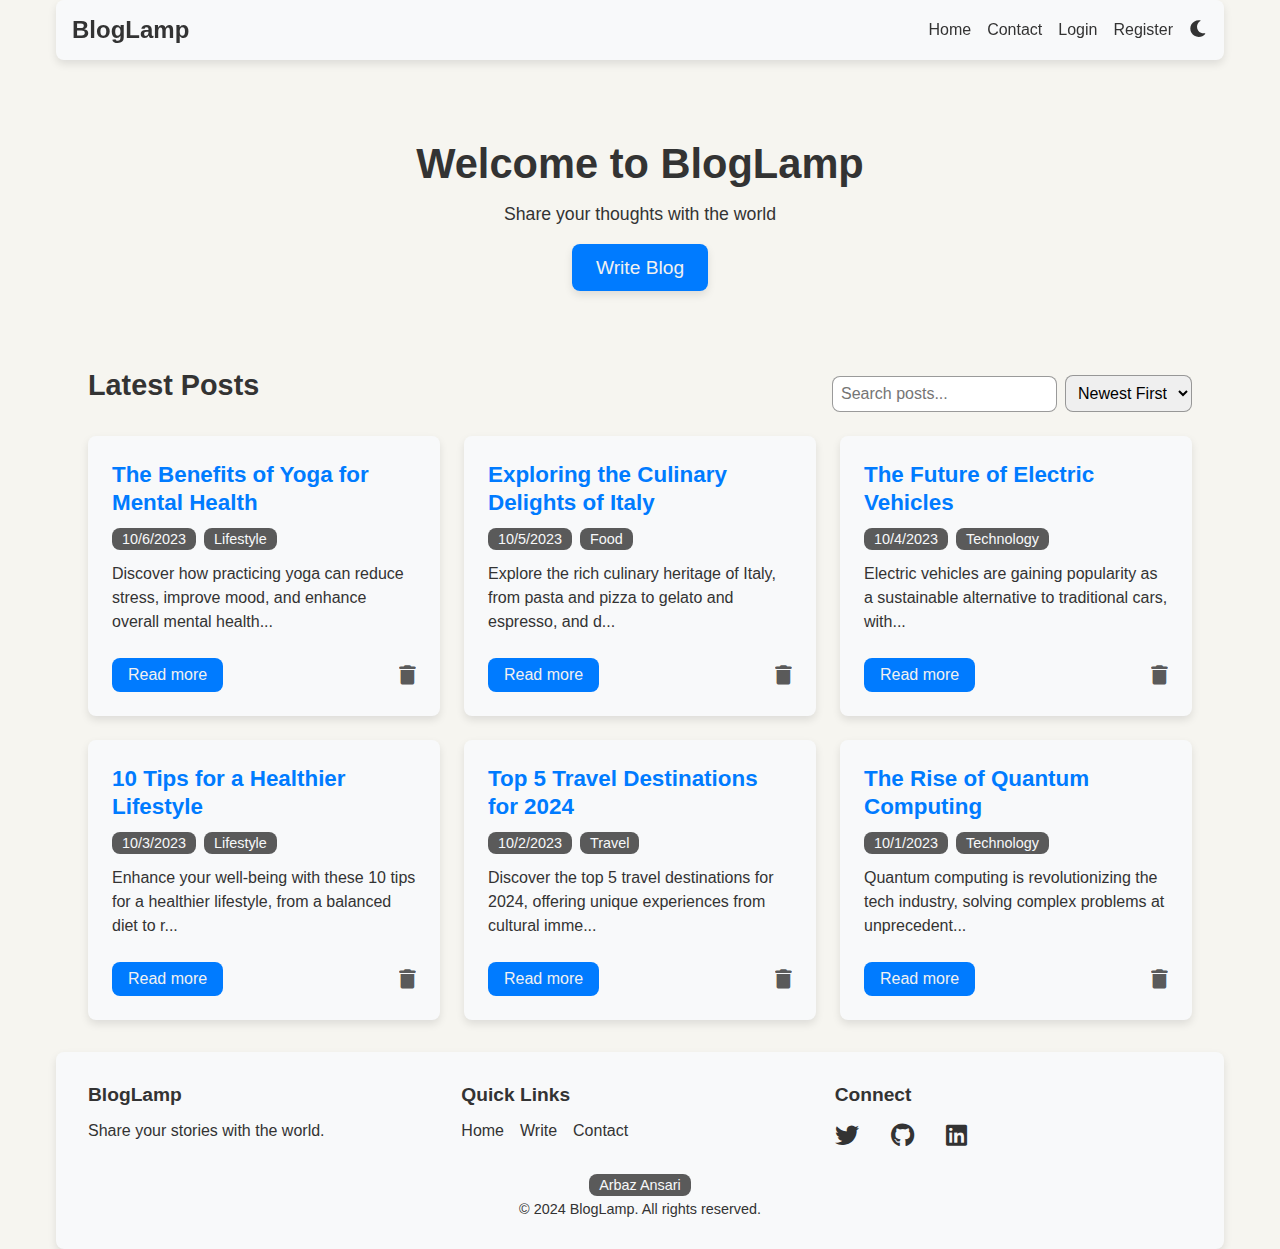
<file: index.html>
<!DOCTYPE html>
<html lang="en" data-theme="light">
    <head>
        <meta charset="UTF-8" />
        <meta name="viewport" content="width=device-width, initial-scale=1.0" />
        <meta
            name="description"
            content="BlogLamp is a platform to share your thoughts with the world."
        />
        <link
            rel="shortcut icon"
            href="./images/favicon.png"
            type="image/x-icon"
        />
        <title>Home - BlogLamp</title>
        <link rel="stylesheet" href="./style/global.css" />
        <link rel="stylesheet" href="./style/index.css" />
        <link
            rel="stylesheet"
            href="https://cdnjs.cloudflare.com/ajax/libs/font-awesome/6.0.0/css/all.min.css"
        />
    </head>
    <body>
        <div class="container">
            <nav>
                <div class="nav-container">
                    <a href="/" class="logo">BlogLamp</a>
                    <div class="hamburger">
                        <div></div>
                        <div></div>
                        <div></div>
                    </div>
                    <div class="nav-links">
                        <a href="/" class="active">Home</a>
                        <a href="/contact.html">Contact</a>
                        <a href="/write.html">Write</a>
                        <button id="theme-toggle" class="theme-toggle">
                            <i class="fas fa-moon"></i>
                        </button>
                    </div>
                </div>
            </nav>

            <header class="hero">
                <div class="hero-content">
                    <h1>Welcome to BlogLamp</h1>
                    <p>Share your thoughts with the world</p>
                    <a href="/write.html" class="main-btn">Write Blog</a>
                </div>
            </header>

            <main>
                <div class="posts-header">
                    <h2>Latest Posts</h2>
                    <div class="posts-filter">
                        <input
                            type="text"
                            id="search"
                            placeholder="Search posts..."
                        />
                        <select id="sort">
                            <option value="newest">Newest First</option>
                            <option value="oldest">Oldest First</option>
                        </select>
                    </div>
                </div>
                <div id="posts-grid"></div>
            </main>

            <footer>
                <div class="footer-content">
                    <div class="footer-section">
                        <h3>BlogLamp</h3>
                        <p>Share your stories with the world.</p>
                    </div>
                    <div class="footer-section">
                        <h3>Quick Links</h3>
                        <div class="footer-links">
                            <a href="/">Home</a>
                            <a href="/write.html">Write</a>
                            <a href="/contact.html">Contact</a>
                        </div>
                    </div>
                    <div class="footer-section">
                        <h3>Connect</h3>
                        <div class="social-links">
                            <a
                                href="https://www.x.com/erarbazansari"
                                target="_blank"
                                ><i class="fab fa-twitter"></i
                            ></a>
                            <a
                                href="https://www.github.com/erarbazansari"
                                target="_blank"
                                ><i class="fab fa-github"></i
                            ></a>
                            <a
                                href="https://www.linkedin.com/in/erarbazansari"
                                target="_blank"
                                ><i class="fab fa-linkedin"></i
                            ></a>
                        </div>
                    </div>
                </div>
                <div class="footer-bottom">
                    <a href="http://arbazansari.vercel.app" target="_blank"
                        >Arbaz Ansari</a
                    >
                    <p>&copy; 2024 BlogLamp. All rights reserved.</p>
                </div>
            </footer>
        </div>
        <script src="js/main.js"></script>
        <script src="js/theme.js"></script>
    </body>
</html>
</file>
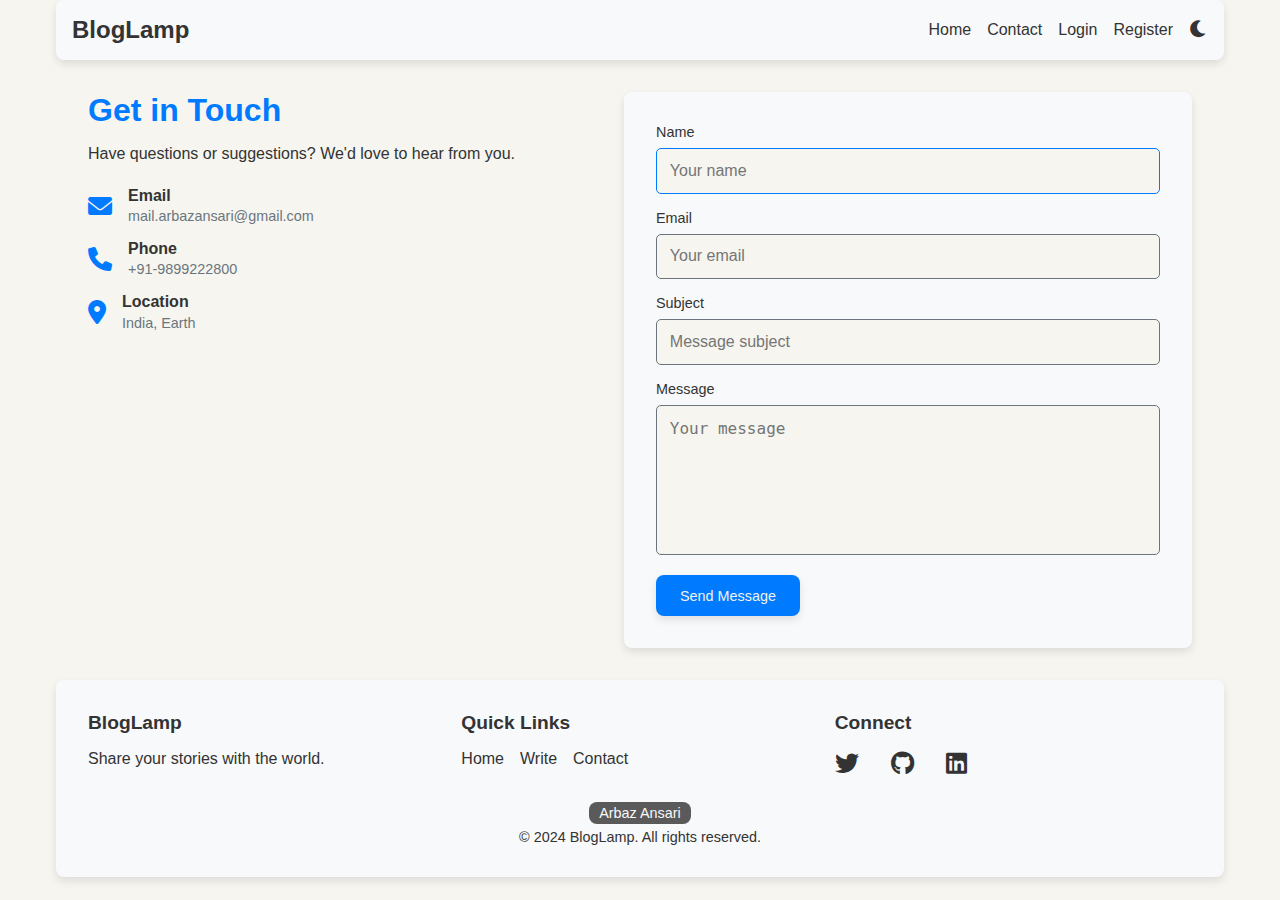
<file: contact.html>
<!DOCTYPE html>
<html lang="en" data-theme="light">
    <head>
        <meta charset="UTF-8" />
        <meta name="viewport" content="width=device-width, initial-scale=1.0" />
        <title>Contact - BlogLamp</title>
        <link rel="stylesheet" href="./style/global.css" />
        <link rel="stylesheet" href="./style/contact.css" />
        <link
            rel="stylesheet"
            href="https://cdnjs.cloudflare.com/ajax/libs/font-awesome/6.0.0/css/all.min.css"
        />
    </head>
    <body>
        <div class="container">
            <nav>
                <div class="nav-container">
                    <a href="/" class="logo">BlogLamp</a>
                    <div class="nav-links">
                        <a href="/">Home</a>
                        <a href="/write.html">Write</a>
                        <a href="/contact.html" class="active">Contact</a>
                        <button id="theme-toggle" class="theme-toggle">
                            <i class="fas fa-moon"></i>
                        </button>
                    </div>
                </div>
            </nav>

            <main>
                <div class="contact-container">
                    <div class="contact-info">
                        <h1>Get in Touch</h1>
                        <p>
                            Have questions or suggestions? We'd love to hear
                            from you.
                        </p>

                        <div class="contact-methods">
                            <div class="contact-method">
                                <i class="fas fa-envelope"></i>
                                <div>
                                    <h3>Email</h3>
                                    <p>mail.arbazansari@gmail.com</p>
                                </div>
                            </div>
                            <div class="contact-method">
                                <i class="fas fa-phone"></i>
                                <div>
                                    <h3>Phone</h3>
                                    <p>+91-9899222800</p>
                                </div>
                            </div>
                            <div class="contact-method">
                                <i class="fas fa-location-dot"></i>
                                <div>
                                    <h3>Location</h3>
                                    <p>India, Earth</p>
                                </div>
                            </div>
                        </div>
                    </div>

                    <form class="contact-form">
                        <div class="form-group">
                            <label for="name">Name</label>
                            <input
                                type="text"
                                id="name"
                                required
                                placeholder="Your name"
                                autofocus
                            />
                        </div>
                        <div class="form-group">
                            <label for="email">Email</label>
                            <input
                                type="email"
                                id="email"
                                required
                                placeholder="Your email"
                            />
                        </div>
                        <div class="form-group">
                            <label for="subject">Subject</label>
                            <input
                                type="text"
                                id="subject"
                                required
                                placeholder="Message subject"
                            />
                        </div>
                        <div class="form-group">
                            <label for="message">Message</label>
                            <textarea
                                id="message"
                                required
                                placeholder="Your message"
                            ></textarea>
                        </div>
                        <button type="submit" class="main-btn">
                            Send Message
                        </button>
                    </form>
                </div>
            </main>

            <footer>
                <div class="footer-content">
                    <div class="footer-section">
                        <h3>BlogLamp</h3>
                        <p>Share your stories with the world.</p>
                    </div>
                    <div class="footer-section">
                        <h3>Quick Links</h3>
                        <div class="footer-links">
                            <a href="/">Home</a>
                            <a href="/write.html">Write</a>
                            <a href="/contact.html">Contact</a>
                        </div>
                    </div>
                    <div class="footer-section">
                        <h3>Connect</h3>
                        <div class="social-links">
                            <a
                                href="https://www.x.com/erarbazansari"
                                target="_blank"
                                ><i class="fab fa-twitter"></i
                            ></a>
                            <a
                                href="https://www.github.com/erarbazansari"
                                target="_blank"
                                ><i class="fab fa-github"></i
                            ></a>
                            <a
                                href="https://www.linkedin.com/in/erarbazansari"
                                target="_blank"
                                ><i class="fab fa-linkedin"></i
                            ></a>
                        </div>
                    </div>
                </div>
                <div class="footer-bottom">
                    <a href="http://arbazansari.vercel.app" target="_blank"
                        >Arbaz Ansari</a
                    >
                    <p>&copy; 2024 BlogLamp. All rights reserved.</p>
                </div>
            </footer>
        </div>
        <script src="js/theme.js"></script>
        <script src="js/contact.js"></script>
    </body>
</html>
</file>
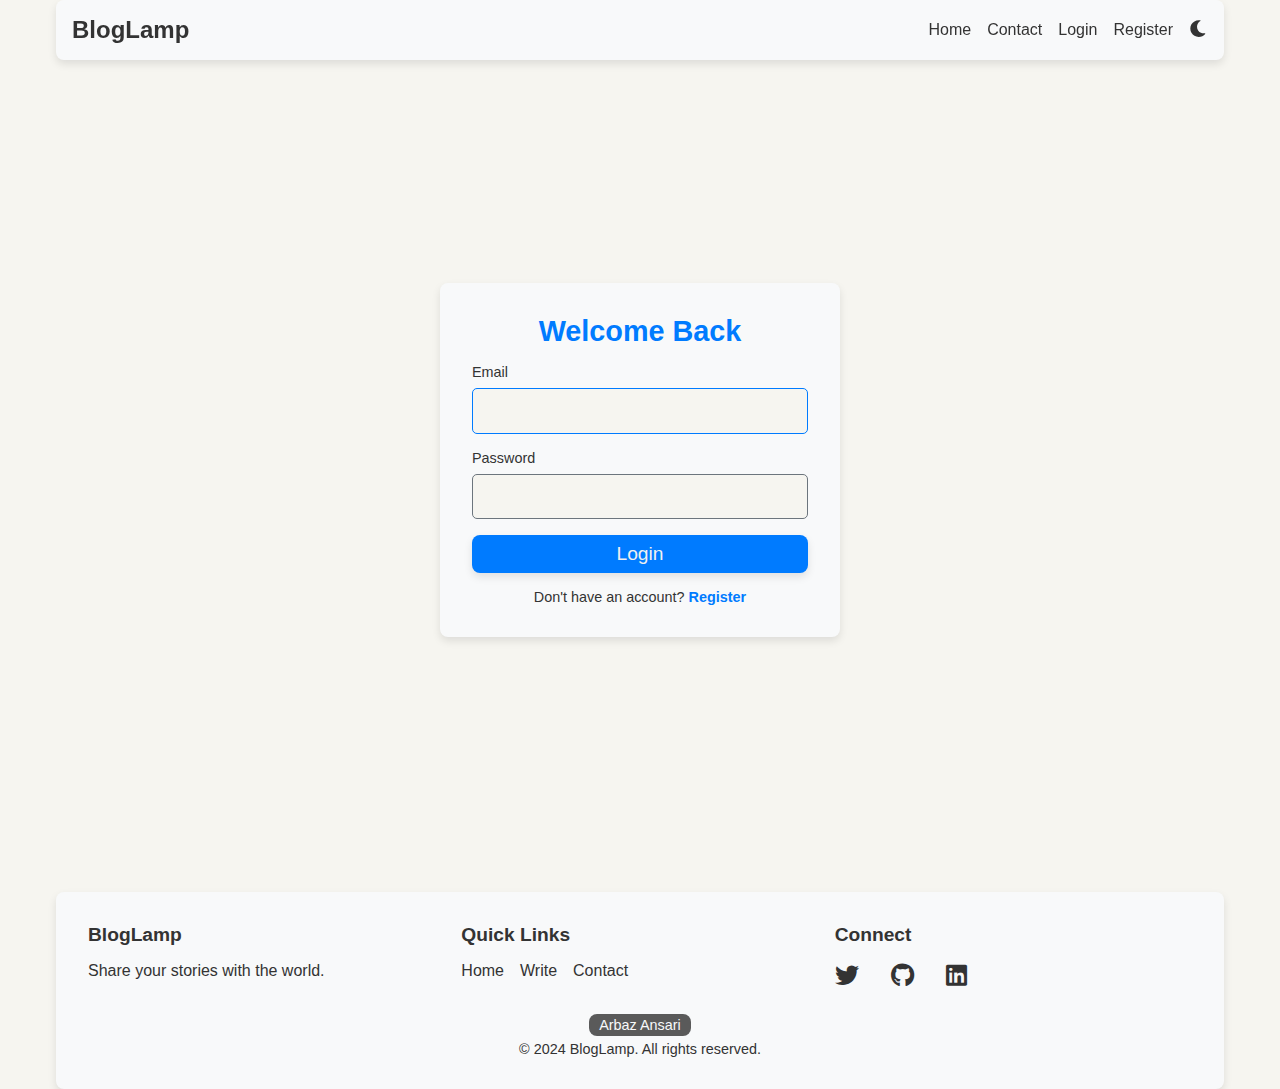
<file: login.html>
<!DOCTYPE html>
<html lang="en" data-theme="light">
    <head>
        <meta charset="UTF-8" />
        <meta name="viewport" content="width=device-width, initial-scale=1.0" />
        <title>Login - BlogLamp</title>
        <link rel="stylesheet" href="./style/global.css" />
        <link rel="stylesheet" href="./style/login.css" />
        <link
            rel="stylesheet"
            href="https://cdnjs.cloudflare.com/ajax/libs/font-awesome/6.0.0/css/all.min.css"
        />
    </head>
    <body>
        <div class="container">
            <nav>
                <div class="nav-container">
                    <a href="/" class="logo">BlogLamp</a>
                    <div class="nav-links">
                        <a href="/">Home</a>
                        <a href="/login.html" class="active">Login</a>
                        <a href="/register.html">Register</a>
                        <button id="theme-toggle" class="theme-toggle">
                            <i class="fas fa-moon"></i>
                        </button>
                    </div>
                </div>
            </nav>

            <main>
                <div class="auth-container">
                    <div class="auth-box">
                        <h1>Welcome Back</h1>
                        <form id="login-form" class="auth-form">
                            <div class="form-group">
                                <label for="email">Email</label>
                                <input
                                    type="email"
                                    id="email"
                                    required
                                    autofocus
                                />
                            </div>
                            <div class="form-group">
                                <label for="password">Password</label>
                                <input type="password" id="password" required />
                            </div>
                            <button type="submit" class="main-btn">
                                Login
                            </button>
                        </form>
                        <p class="auth-redirect">
                            Don't have an account?
                            <a href="/register.html">Register</a>
                        </p>
                    </div>
                </div>
            </main>

            <footer>
                <div class="footer-content">
                    <div class="footer-section">
                        <h3>BlogLamp</h3>
                        <p>Share your stories with the world.</p>
                    </div>
                    <div class="footer-section">
                        <h3>Quick Links</h3>
                        <div class="footer-links">
                            <a href="/">Home</a>
                            <a href="/write.html">Write</a>
                            <a href="/contact.html">Contact</a>
                        </div>
                    </div>
                    <div class="footer-section">
                        <h3>Connect</h3>
                        <div class="social-links">
                            <a
                                href="https://www.x.com/erarbazansari"
                                target="_blank"
                                ><i class="fab fa-twitter"></i
                            ></a>
                            <a
                                href="https://www.github.com/erarbazansari"
                                target="_blank"
                                ><i class="fab fa-github"></i
                            ></a>
                            <a
                                href="https://www.linkedin.com/in/erarbazansari"
                                target="_blank"
                                ><i class="fab fa-linkedin"></i
                            ></a>
                        </div>
                    </div>
                </div>
                <div class="footer-bottom">
                    <a href="http://arbazansari.vercel.app" target="_blank"
                        >Arbaz Ansari</a
                    >
                    <p>&copy; 2024 BlogLamp. All rights reserved.</p>
                </div>
            </footer>
        </div>
        <script src="js/theme.js"></script>
        <script src="js/auth.js"></script>
    </body>
</html>
</file>
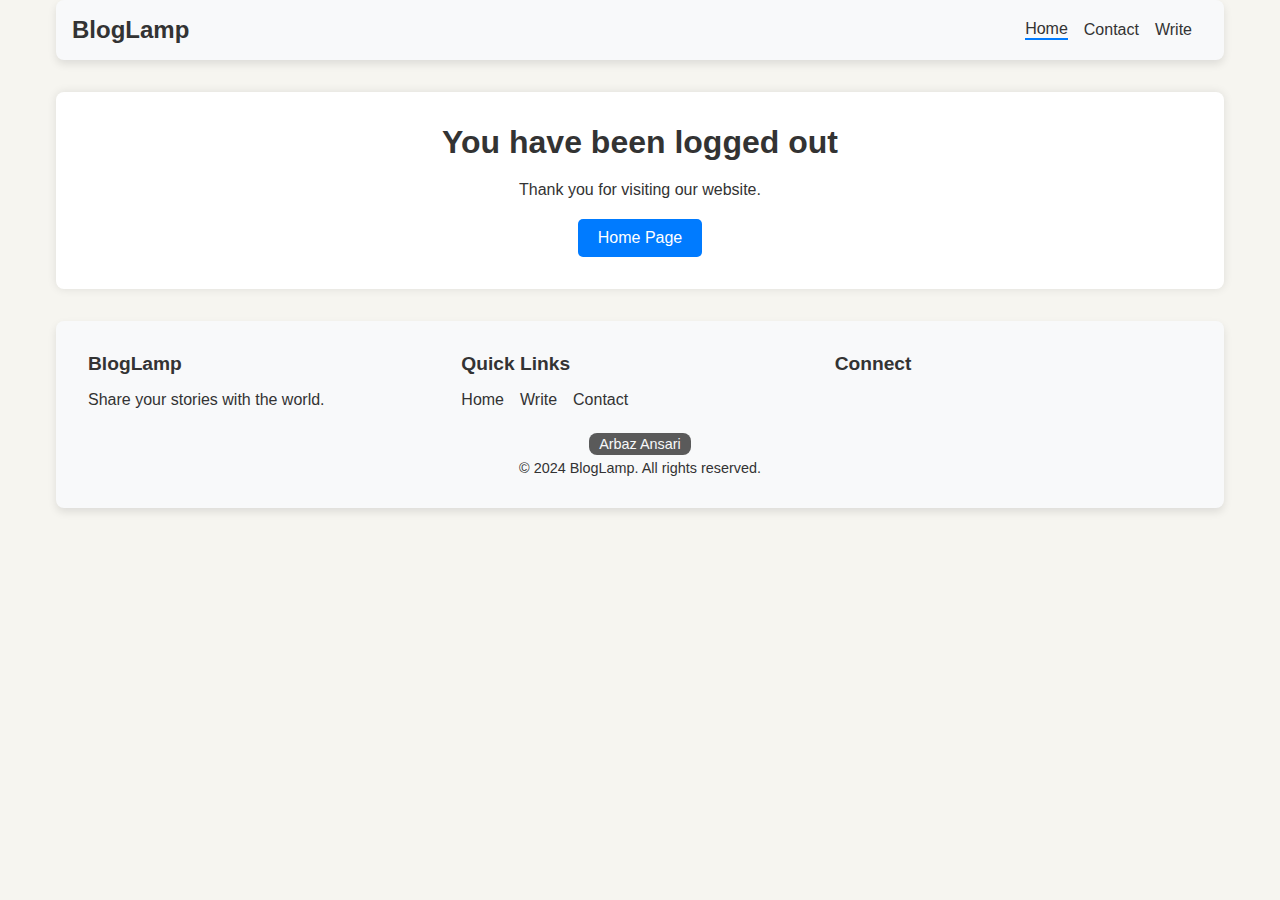
<file: logout.html>
<!DOCTYPE html>
<html lang="en">
    <head>
        <meta charset="UTF-8" />
        <meta name="viewport" content="width=device-width, initial-scale=1.0" />
        <title>Logout - BlogLamp</title>
        <link rel="stylesheet" href="./style/global.css" />
        <style>
            .logout-container {
                text-align: center;
                background: #fff;
                padding: 20px;
                margin: 2rem auto;
                padding: 2rem;
                border-radius: 8px;
                box-shadow: 0 0 10px rgba(0, 0, 0, 0.1);
            }

            @media (max-width: 768px) {
                .logout-container {
                    margin: 0 1rem;
                }
            }
            .logout-container h1 {
                margin-bottom: 20px;
            }
            .logout-container a {
                display: inline-block;
                margin-top: 20px;
                padding: 10px 20px;
                background-color: #007bff;
                color: #fff;
                text-decoration: none;
                border-radius: 5px;
            }
            .logout-container a:hover {
                background-color: #0056b3;
            }
        </style>
    </head>
    <body>
        <div class="container">
            <nav>
                <div class="nav-container">
                    <a href="/" class="logo">BlogLamp</a>
                    <div class="hamburger">
                        <div></div>
                        <div></div>
                        <div></div>
                    </div>
                    <div class="nav-links">
                        <a href="/" class="active">Home</a>
                        <a href="/contact.html">Contact</a>
                        <a href="/write.html">Write</a>
                        <button id="theme-toggle" class="theme-toggle">
                            <i class="fas fa-moon"></i>
                        </button>
                    </div>
                </div>
            </nav>
            <main>
                <div class="logout-container">
                    <h1>You have been logged out</h1>
                    <p>Thank you for visiting our website.</p>
                    <a href="./index.html">Home Page</a>
                </div>
            </main>
            <footer>
                <div class="footer-content">
                    <div class="footer-section">
                        <h3>BlogLamp</h3>
                        <p>Share your stories with the world.</p>
                    </div>
                    <div class="footer-section">
                        <h3>Quick Links</h3>
                        <div class="footer-links">
                            <a href="/">Home</a>
                            <a href="/write.html">Write</a>
                            <a href="/contact.html">Contact</a>
                        </div>
                    </div>
                    <div class="footer-section">
                        <h3>Connect</h3>
                        <div class="social-links">
                            <a
                                href="https://www.x.com/erarbazansari"
                                target="_blank"
                                ><i class="fab fa-twitter"></i
                            ></a>
                            <a
                                href="https://www.github.com/erarbazansari"
                                target="_blank"
                                ><i class="fab fa-github"></i
                            ></a>
                            <a
                                href="https://www.linkedin.com/in/erarbazansari"
                                target="_blank"
                                ><i class="fab fa-linkedin"></i
                            ></a>
                        </div>
                    </div>
                </div>
                <div class="footer-bottom">
                    <a href="http://arbazansari.vercel.app" target="_blank"
                        >Arbaz Ansari</a
                    >
                    <p>&copy; 2024 BlogLamp. All rights reserved.</p>
                </div>
            </footer>
        </div>
    </body>
</html>
</file>
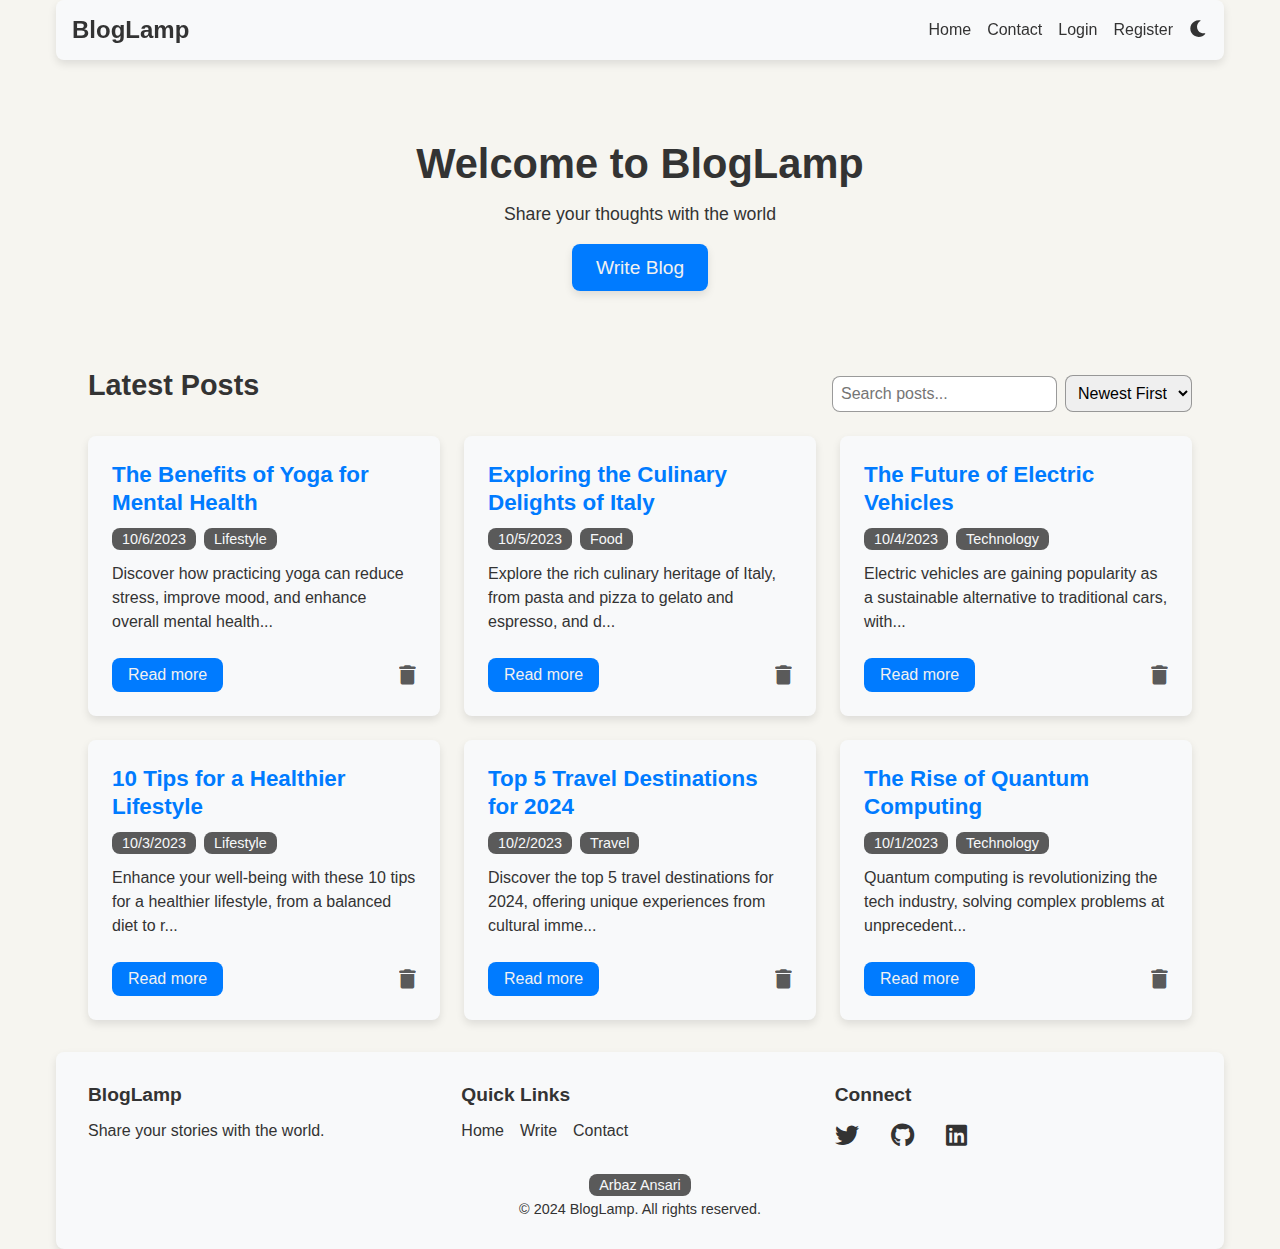
<file: post.html>
<!DOCTYPE html>
<html lang="en" data-theme="light">
    <head>
        <meta charset="UTF-8" />
        <meta name="viewport" content="width=device-width, initial-scale=1.0" />
        <title>Blog Post - BlogLamp</title>
        <link rel="stylesheet" href="./style/global.css" />
        <link rel="stylesheet" href="./style/post.css" />
        <link
            rel="stylesheet"
            href="https://cdnjs.cloudflare.com/ajax/libs/font-awesome/6.0.0/css/all.min.css"
        />
    </head>
    <body>
        <div class="container">
            <nav>
                <div class="nav-container">
                    <a href="/" class="logo">BlogLamp</a>
                    <div class="nav-links">
                        <a href="/">Home</a>
                        <a href="/write.html">Write</a>
                        <a href="/contact.html">Contact</a>
                        <button id="theme-toggle" class="theme-toggle">
                            <i class="fas fa-moon"></i>
                        </button>
                    </div>
                </div>
            </nav>

            <main>
                <div class="main-container">
                    <article class="blog-post">
                        <div class="post-header">
                            <h1 id="post-title"></h1>
                            <div class="post-meta">
                                <time id="post-date"></time>
                                <span
                                    id="post-category"
                                    class="post-category"
                                ></span>
                            </div>
                        </div>
                        <div id="post-content" class="post-content"></div>
                    </article>
                    <div class="back-btn">
                        <button
                            class="main-btn"
                            onclick="window.location.href = '/';"
                        >
                            Back
                        </button>
                    </div>
                </div>
            </main>

            <footer>
                <div class="footer-content">
                    <div class="footer-section">
                        <h3>BlogLamp</h3>
                        <p>Share your stories with the world.</p>
                    </div>
                    <div class="footer-section">
                        <h3>Quick Links</h3>
                        <div class="footer-links">
                            <a href="/">Home</a>
                            <a href="/write.html">Write</a>
                            <a href="/contact.html">Contact</a>
                        </div>
                    </div>
                    <div class="footer-section">
                        <h3>Connect</h3>
                        <div class="social-links">
                            <a
                                href="https://www.x.com/erarbazansari"
                                target="_blank"
                                ><i class="fab fa-twitter"></i
                            ></a>
                            <a
                                href="https://www.github.com/erarbazansari"
                                target="_blank"
                                ><i class="fab fa-github"></i
                            ></a>
                            <a
                                href="https://www.linkedin.com/in/erarbazansari"
                                target="_blank"
                                ><i class="fab fa-linkedin"></i
                            ></a>
                        </div>
                    </div>
                </div>
                <div class="footer-bottom">
                    <a href="http://arbazansari.vercel.app" target="_blank"
                        >Arbaz Ansari</a
                    >
                    <p>&copy; 2024 BlogLamp. All rights reserved.</p>
                </div>
            </footer>
        </div>
        <script src="js/theme.js"></script>
        <script src="js/post.js"></script>
    </body>
</html>
</file>
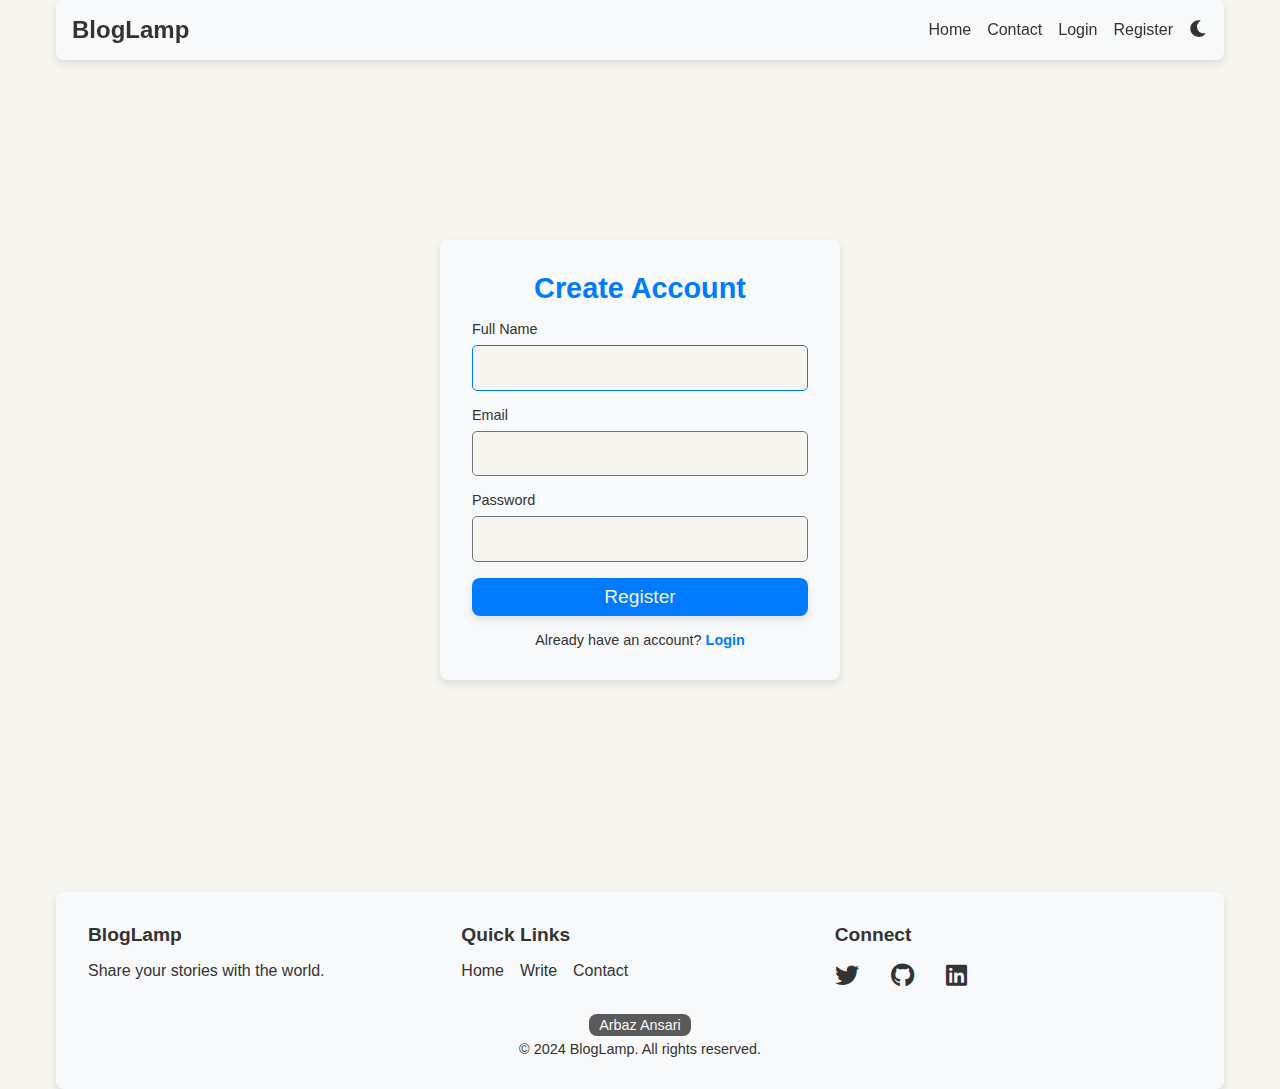
<file: register.html>
<!DOCTYPE html>
<html lang="en" data-theme="light">
    <head>
        <meta charset="UTF-8" />
        <meta name="viewport" content="width=device-width, initial-scale=1.0" />
        <title>Register - BlogLamp</title>
        <link rel="stylesheet" href="./style/global.css" />
        <link rel="stylesheet" href="./style/register.css" />
        <link
            rel="stylesheet"
            href="https://cdnjs.cloudflare.com/ajax/libs/font-awesome/6.0.0/css/all.min.css"
        />
    </head>
    <body>
        <div class="container">
            <nav>
                <div class="nav-container">
                    <a href="/" class="logo">BlogLamp</a>
                    <div class="nav-links">
                        <a href="/">Home</a>
                        <a href="/login.html">Login</a>
                        <a href="/register.html" class="active">Register</a>
                        <button id="theme-toggle" class="theme-toggle">
                            <i class="fas fa-moon"></i>
                        </button>
                    </div>
                </div>
            </nav>

            <main>
                <div class="auth-container">
                    <div class="auth-box">
                        <h1>Create Account</h1>
                        <form id="register-form" class="auth-form">
                            <div class="form-group">
                                <label for="name">Full Name</label>
                                <input
                                    type="text"
                                    id="name"
                                    required
                                    autofocus
                                />
                            </div>
                            <div class="form-group">
                                <label for="email">Email</label>
                                <input type="email" id="email" required />
                            </div>
                            <div class="form-group">
                                <label for="password">Password</label>
                                <input
                                    type="password"
                                    id="password"
                                    required
                                    minlength="6"
                                />
                            </div>
                            <button type="submit" class="main-btn">
                                Register
                            </button>
                        </form>
                        <p class="auth-redirect">
                            Already have an account?
                            <a href="/login.html">Login</a>
                        </p>
                    </div>
                </div>
            </main>

            <footer>
                <div class="footer-content">
                    <div class="footer-section">
                        <h3>BlogLamp</h3>
                        <p>Share your stories with the world.</p>
                    </div>
                    <div class="footer-section">
                        <h3>Quick Links</h3>
                        <div class="footer-links">
                            <a href="/">Home</a>
                            <a href="/write.html">Write</a>
                            <a href="/contact.html">Contact</a>
                        </div>
                    </div>
                    <div class="footer-section">
                        <h3>Connect</h3>
                        <div class="social-links">
                            <a
                                href="https://www.x.com/erarbazansari"
                                target="_blank"
                                ><i class="fab fa-twitter"></i
                            ></a>
                            <a
                                href="https://www.github.com/erarbazansari"
                                target="_blank"
                                ><i class="fab fa-github"></i
                            ></a>
                            <a
                                href="https://www.linkedin.com/in/erarbazansari"
                                target="_blank"
                                ><i class="fab fa-linkedin"></i
                            ></a>
                        </div>
                    </div>
                </div>
                <div class="footer-bottom">
                    <a href="http://arbazansari.vercel.app" target="_blank"
                        >Arbaz Ansari</a
                    >
                    <p>&copy; 2024 BlogLamp. All rights reserved.</p>
                </div>
            </footer>
        </div>
        <script src="js/theme.js"></script>
        <script src="js/auth.js"></script>
    </body>
</html>
</file>
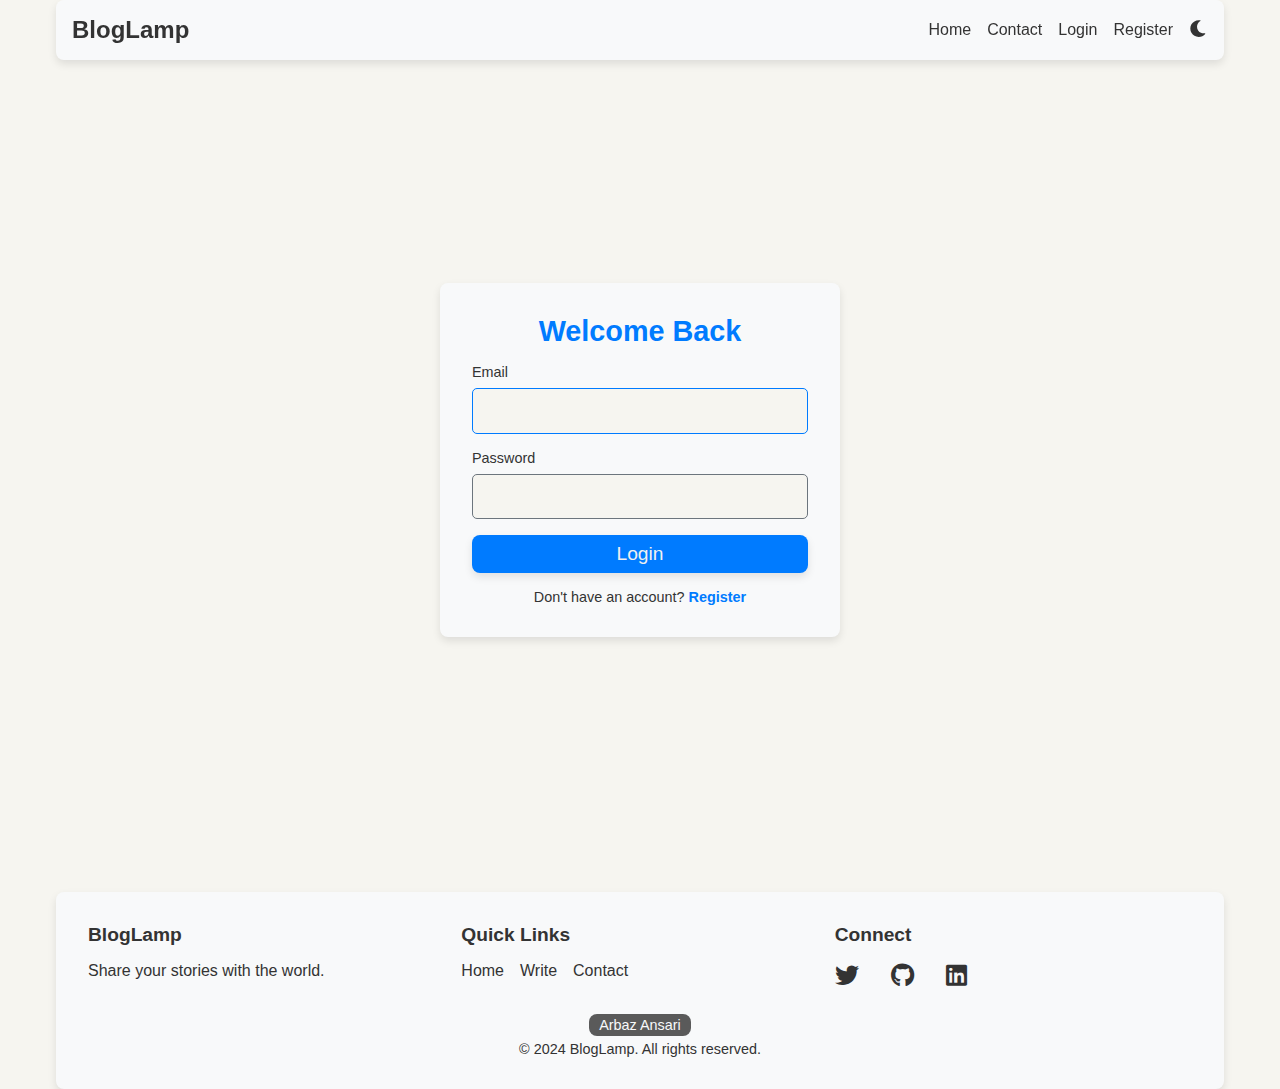
<file: write.html>
<!DOCTYPE html>
<html lang="en" data-theme="light">
    <head>
        <meta charset="UTF-8" />
        <meta name="viewport" content="width=device-width, initial-scale=1.0" />
        <title>Write Blog - BlogLamp</title>
        <link rel="stylesheet" href="./style/global.css" />
        <link rel="stylesheet" href="./style/write.css" />
        <link
            rel="stylesheet"
            href="https://cdnjs.cloudflare.com/ajax/libs/font-awesome/6.0.0/css/all.min.css"
        />
    </head>
    <body>
        <div class="container">
            <nav>
                <div class="nav-container">
                    <a href="/" class="logo">BlogLamp</a>
                    <div class="nav-links">
                        <a href="/">Home</a>
                        <a href="/write.html" class="active">Write</a>
                        <a href="/contact.html">Contact</a>
                        <button id="theme-toggle" class="theme-toggle">
                            <i class="fas fa-moon"></i>
                        </button>
                    </div>
                </div>
            </nav>

            <main>
                <div class="editor-container">
                    <h1>Create New Post</h1>
                    <form id="post-form">
                        <div class="form-group">
                            <label for="title">Title</label>
                            <input
                                type="text"
                                id="title"
                                required
                                autofocus
                                placeholder="Enter your post title"
                            />
                        </div>

                        <div class="form-group">
                            <label for="category">Category</label>
                            <select id="category" required>
                                <option value="">Select a category</option>
                                <option value="technology">Technology</option>
                                <option value="lifestyle">Lifestyle</option>
                                <option value="travel">Travel</option>
                                <option value="food">Food</option>
                            </select>
                        </div>

                        <div class="form-group">
                            <label>Content</label>
                            <div class="editor-toolbar">
                                <button
                                    type="button"
                                    data-command="bold"
                                    title="Bold"
                                >
                                    <i class="fas fa-bold"></i>
                                </button>
                                <button
                                    type="button"
                                    data-command="italic"
                                    title="Italic"
                                >
                                    <i class="fas fa-italic"></i>
                                </button>
                                <button
                                    type="button"
                                    data-command="underline"
                                    title="Underline"
                                >
                                    <i class="fas fa-underline"></i>
                                </button>
                                <button
                                    type="button"
                                    data-command="h1"
                                    title="Heading 1"
                                >
                                    H1
                                </button>
                                <button
                                    type="button"
                                    data-command="h2"
                                    title="Heading 2"
                                >
                                    H2
                                </button>
                                <button
                                    type="button"
                                    data-command="insertUnorderedList"
                                    title="Bullet List"
                                >
                                    <i class="fas fa-list"></i>
                                </button>
                            </div>
                            <div id="editor" contenteditable="true"></div>
                        </div>

                        <div class="form-actions">
                            <button type="submit" class="main-btn">
                                Publish
                            </button>
                        </div>
                    </form>
                </div>
            </main>

            <footer>
                <div class="footer-content">
                    <div class="footer-section">
                        <h3>BlogLamp</h3>
                        <p>Share your stories with the world.</p>
                    </div>
                    <div class="footer-section">
                        <h3>Quick Links</h3>
                        <div class="footer-links">
                            <a href="/">Home</a>
                            <a href="/write.html">Write</a>
                            <a href="/contact.html">Contact</a>
                        </div>
                    </div>
                    <div class="footer-section">
                        <h3>Connect</h3>
                        <div class="social-links">
                            <a
                                href="https://www.x.com/erarbazansari"
                                target="_blank"
                                ><i class="fab fa-twitter"></i
                            ></a>
                            <a
                                href="https://www.github.com/erarbazansari"
                                target="_blank"
                                ><i class="fab fa-github"></i
                            ></a>
                            <a
                                href="https://www.linkedin.com/in/erarbazansari"
                                target="_blank"
                                ><i class="fab fa-linkedin"></i
                            ></a>
                        </div>
                    </div>
                </div>
                <div class="footer-bottom">
                    <a href="http://arbazansari.vercel.app" target="_blank"
                        >Arbaz Ansari</a
                    >
                    <p>&copy; 2024 BlogLamp. All rights reserved.</p>
                </div>
            </footer>
        </div>
        <script src="js/theme.js"></script>
        <script src="js/editor.js"></script>
    </body>
</html>
</file>
<file: style/index.css>
/* Hero Section Start*/
.hero {
    color: var(--text-color);
    text-align: center;
    padding: 5rem 1rem;
}

.hero-content h1 {
    font-size: 2.6rem;
    margin-bottom: 1rem;
}

.hero-content p {
    font-size: 1.105rem;
    margin-bottom: 2rem;
}

main {
    padding: 0 2rem;
}

@media (max-width: 768px) {
    main {
        padding: 0 1rem;
    }

}

.main-btn {
    background-color: var(--primary-color);
    border-radius: var(--radius);
    box-shadow: 0 4px 8px rgba(0, 0, 0, 0.1);
    transition: transform 0.3s;
    color: var(--text-color-reverse);
    padding: 0.8rem 1.5rem;
    text-decoration: none;
    font-size: 1.2rem;
    border: none;
    border-radius: var(--radius);
    transition: all 0.3s;
}

.main-btn:hover {
    background-color: var(--text-color);
    color: var(--light-bg);
}

/* Hero Section End*/


/* Main Content Start */
.posts-header {
    display: flex;
    justify-content: space-between;
    align-items: center;
    margin-bottom: 1.5rem;
    flex-wrap: wrap;
}

.post-link {
    color: var(--text-color);
}

.posts-header h2 {
    font-size: 1.8rem;
    color: var(--text-color);
}

.posts-filter {
    display: flex;
    align-items: center;
    margin-top: 1rem;
}

.posts-filter input,
.posts-filter select {
    font-size: 1rem;
    padding: 0.5rem;
    border: 1px solid rgba(128, 128, 128, 0.793);
    border-radius: var(--radius);
    margin-left: 0.5rem;
}

.post-footer {
    display: flex;
    justify-content: space-between;
    align-items: center;
    margin-top: 1.5rem;
}

.hidden {
    display: none;
}

/* Responsive Styles */
@media (max-width: 768px) {
    .posts-header {
        flex-direction: column;
        align-items: flex-start;
    }

    .posts-filter {
        width: 100%;
        justify-content: space-between;
    }

    .posts-filter input,
    .posts-filter select {
        width: calc(50% - 0.5rem);
        margin-left: 0;
        margin-top: 0.5rem;
    }
}

#posts-grid {
    display: grid;
    grid-template-columns: repeat(auto-fit, minmax(300px, 1fr));
    gap: 1.5rem;
}

.post-footer {
    justify-content: space-between;
    align-items: center;
    margin-top: 1.5rem;
}

.post-card-content:hover .post-footer {
    display: flex;
}

.post-footer .btn {
    background-color: var(--primary-color);
    color: var(--text-color-reverse);
    padding: 0.5rem 1rem;
    border-radius: var(--radius);
    text-decoration: none;
    transition: background-color 0.3s;
}

.post-footer .btn:hover {
    background-color: var(--secondary-color);
}

.post-footer .delete-post {
    color: var(--text-color);
    cursor: pointer;
    transition: color 0.3s;
    opacity: 0.8;
    font-size: 1.2rem;
}

.post-footer .delete-post:hover {
    opacity: 1;
}

.post-card {
    background-color: var(--light-bg);
    padding: 1.5rem;
    border-radius: var(--radius);
    box-shadow: 0 4px 8px rgba(0, 0, 0, 0.1);
    transition: transform 0.3s;
}

.post-card:hover {
    transform: translateY(-8px);
}

.post-card-content .post-title {
    margin-bottom: 0.75rem;
}

.post-card-content .post-title a {
    font-size: 1.4rem;
    color: var(--primary-color);
    margin-bottom: 0.75rem;
    text-decoration: none;
    transition: color 0.3s;
}

.post-card-content .post-meta {
    font-size: .9rem;
    color: var(--secondary-color);
    margin-bottom: 0.75rem;
    transition: color 0.3s;
}

.post-meta {
    display: flex;
    gap: 8px;
}

.post-meta time,
span {
    background-color: var(--text-color);
    color: var(--light-bg);
    padding: 3px 10px;
    opacity: .8;
    border-radius: var(--radius);
}

.post-card-content p {
    font-size: 1rem;
    color: var(--text-color);
    margin-bottom: 1.25rem;
    line-height: 1.5;
    transition: color 0.3s;
}

/* Main Content End */
</file>
<file: style/contact.css>
/* Main Content */
.blog-post {
    background-color: var(--light-bg);
    padding: 2rem;
    border-radius: 8px;
    box-shadow: 0 4px 8px rgba(0, 0, 0, 0.1);
}

main,
header {
    padding: 0 2rem;
}

@media (max-width: 768px) {

    main,
    header {
        padding: 0 1rem;
    }



}

.post-header {
    margin-bottom: 2rem;
}

.post-header h1 {
    font-size: 2.5rem;
    color: var(--primary-color);
    margin-bottom: 0.5rem;
}

.post-meta {
    font-size: 0.9rem;
    color: var(--secondary-color);
}

.post-meta time {
    margin-right: 1rem;
}

.post-category {
    background-color: var(--accent-color);
    color: #fff;
    padding: 0.2rem 0.5rem;
    border-radius: 5px;
    font-size: 0.8rem;
}

.post-content {
    line-height: 1.8;
    font-size: 1rem;
    color: var(--text-color);
}

.post-content p {
    margin-bottom: 1rem;
}

.post-content img {
    max-width: 100%;
    border-radius: 8px;
    margin: 1rem 0;
}

.post-content blockquote {
    margin: 1.5rem 0;
    padding: 1rem;
    background-color: var(--light-bg);
    border-left: 4px solid var(--primary-color);
    font-style: italic;
}

.post-content ul,
.post-content ol {
    margin: 1rem 0;
    padding-left: 1.5rem;
}

.post-content ul li,
.post-content ol li {
    margin-bottom: 0.5rem;
}

/* Contact Page */
.contact-container {
    display: flex;
    flex-wrap: wrap;
    gap: 2rem;
    margin-top: 2rem;
}

.contact-info {
    flex: 1;
    min-width: 300px;
}

.contact-info h1 {
    font-size: 2rem;
    color: var(--primary-color);
    margin-bottom: 1rem;
}

.contact-methods {
    margin-top: 1.5rem;
}

.contact-method {
    display: flex;
    align-items: center;
    margin-bottom: 1rem;
}

.contact-method i {
    font-size: 1.5rem;
    color: var(--primary-color);
    margin-right: 1rem;
}

.contact-method h3 {
    font-size: 1rem;
    margin-bottom: 0.2rem;
}

.contact-method p {
    font-size: 0.9rem;
    color: var(--secondary-color);
}

.contact-form {
    flex: 1;
    min-width: 300px;
    background-color: var(--light-bg);
    padding: 2rem;
    border-radius: 8px;
    box-shadow: 0 4px 8px rgba(0, 0, 0, 0.1);
}

.contact-form .form-group {
    margin-bottom: 1rem;
}

.contact-form label {
    display: block;
    margin-bottom: 0.5rem;
    font-size: 0.9rem;
    color: var(--text-color);
}

.contact-form input,
.contact-form textarea {
    width: 100%;
    padding: 0.8rem;
    border: 1px solid var(--secondary-color);
    border-radius: 5px;
    font-size: 1rem;
    color: var(--text-color);
    background-color: var(--bg-color);
    transition: border-color 0.3s;
}

.contact-form input:focus,
.contact-form textarea:focus {
    border-color: var(--primary-color);
    outline: none;
}

.contact-form textarea {
    resize: none;
    height: 150px;
}

.main-btn {
    background-color: var(--primary-color);
    border-radius: var(--radius);
    box-shadow: 0 4px 8px rgba(0, 0, 0, 0.1);
    transition: transform 0.3s;
    color: var(--text-color-reverse);
    padding: 0.8rem 1.5rem;
    text-decoration: none;
    font-size: .9rem;
    border: none;
    border-radius: var(--radius);
    transition: all 0.3s;
    cursor: pointer;
}

.main-btn:hover {
    background-color: var(--text-color);
    color: var(--light-bg);
}
</file>
<file: style/login.css>
/* Login Page */
.auth-container {
    display: flex;
    justify-content: center;
    align-items: center;
    height: calc(100vh - 100px);
    padding: 1rem;
}

.auth-box {
    width: 100%;
    max-width: 400px;
    background-color: var(--light-bg);
    padding: 2rem;
    border-radius: 8px;
    box-shadow: 0 4px 8px rgba(0, 0, 0, 0.1);
}

.auth-box h1 {
    font-size: 1.8rem;
    color: var(--primary-color);
    margin-bottom: 1rem;
    text-align: center;
}

.auth-form .form-group {
    margin-bottom: 1rem;
}

.auth-form label {
    display: block;
    margin-bottom: 0.5rem;
    font-size: 0.9rem;
    color: var(--text-color);
}

.auth-form input {
    width: 100%;
    padding: 0.8rem;
    border: 1px solid var(--secondary-color);
    border-radius: 5px;
    font-size: 1rem;
    color: var(--text-color);
    background-color: var(--bg-color);
    transition: border-color 0.3s;
}

.auth-form input:focus {
    border-color: var(--primary-color);
    outline: none;
}

.primary-btn.w-full {
    width: 100%;
    display: inline-block;
    background-color: var(--primary-color);
    color: #fff;
    padding: 0.8rem 1.5rem;
    font-size: 1rem;
    border: none;
    border-radius: 5px;
    cursor: pointer;
    transition: background-color 0.3s;
}

.primary-btn.w-full:hover {
    background-color: darken(var(--primary-color), 10%);
}

.auth-redirect {
    text-align: center;
    margin-top: 1rem;
    font-size: 0.9rem;
}

.auth-redirect a {
    color: var(--primary-color);
    text-decoration: none;
    font-weight: bold;
    transition: color 0.3s;
}

.auth-redirect a:hover {
    color: darken(var(--primary-color), 10%);
}

.main-btn {
    background-color: var(--primary-color);
    border-radius: var(--radius);
    box-shadow: 0 4px 8px rgba(0, 0, 0, 0.1);
    transition: transform 0.3s;
    color: var(--text-color-reverse);
    padding: 0.5rem 1.5rem;
    width: 100%;
    cursor: pointer;
    border: none;
    text-decoration: none;
    font-size: 1.2rem;
    border-radius: var(--radius);
    transition: all 0.3s;
}

.main-btn:hover {
    background-color: var(--text-color);
    color: var(--light-bg);
}
</file>
<file: style/post.css>
/* Main Content */
.main-container {
    padding: 0 2rem;
}

.blog-post {
    margin-top: 2rem;
    background-color: var(--light-bg);
    padding: 2rem;
    border-radius: 8px;
    box-shadow: 0 4px 8px rgba(0, 0, 0, 0.1);
}

@media (max-width: 768px) {
    .main-container {
        padding: 0 1rem;
    }

}

.post-header {
    margin-bottom: 2rem;
}

.post-header h1 {
    font-size: 2.5rem;
    color: var(--text-color);
    margin-bottom: 0.5rem;
}

.post-meta {
    font-size: 0.9rem;
    color: var(--secondary-color);
}

.post-meta time,
span {
    background-color: gray;
    color: #fff;
    padding: 0.2rem 0.5rem;
    border-radius: 5px;
    font-size: 0.8rem;
}


.post-content {
    line-height: 1.8;
    font-size: 1rem;
    color: var(--text-color);
}

.post-content p {
    margin-bottom: 1rem;
    width: 100%;
}

.post-content img {
    max-width: 100%;
    border-radius: 8px;
    margin: 1rem 0;
}

.post-content blockquote {
    margin: 1.5rem 0;
    padding: 1rem;
    background-color: var(--light-bg);
    border-left: 4px solid var(--primary-color);
    font-style: italic;
}

.post-content ul,
.post-content ol {
    margin: 1rem 0;
    padding-left: 1.5rem;
}

.post-content ul li,
.post-content ol li {
    margin-bottom: 0.5rem;
}

.main-btn {
    margin-top: 2rem;
    background-color: var(--primary-color);
    border-radius: var(--radius);
    box-shadow: 0 4px 8px rgba(0, 0, 0, 0.1);
    transition: transform 0.3s;
    color: var(--text-color-reverse);
    padding: 0.5rem 1.5rem;
    cursor: pointer;
    border: none;
    text-decoration: none;
    font-size: 1.2rem;
    border-radius: var(--radius);
    transition: all 0.3s;
}

.main-btn:hover {
    background-color: var(--text-color);
    color: var(--light-bg);
}

.back-btn {
    display: flex;
    justify-content: center;
}
</file>
<file: style/register.css>
/* Main Content */
.blog-post {
    background-color: var(--light-bg);
    padding: 2rem;
    border-radius: 8px;
    box-shadow: 0 4px 8px rgba(0, 0, 0, 0.1);
}

.post-header {
    margin-bottom: 2rem;
}

.post-header h1 {
    font-size: 2.5rem;
    color: var(--primary-color);
    margin-bottom: 0.5rem;
}

.post-meta {
    font-size: 0.9rem;
    color: var(--secondary-color);
}

.post-meta time {
    margin-right: 1rem;
}

.post-category {
    background-color: var(--accent-color);
    color: #fff;
    padding: 0.2rem 0.5rem;
    border-radius: 5px;
    font-size: 0.8rem;
}

.post-content {
    line-height: 1.8;
    font-size: 1rem;
    color: var(--text-color);
}

.post-content p {
    margin-bottom: 1rem;
}

.post-content img {
    max-width: 100%;
    border-radius: 8px;
    margin: 1rem 0;
}

.post-content blockquote {
    margin: 1.5rem 0;
    padding: 1rem;
    background-color: var(--light-bg);
    border-left: 4px solid var(--primary-color);
    font-style: italic;
}

.post-content ul,
.post-content ol {
    margin: 1rem 0;
    padding-left: 1.5rem;
}

.post-content ul li,
.post-content ol li {
    margin-bottom: 0.5rem;
}

/* Register Page */
.auth-container {
    display: flex;
    justify-content: center;
    align-items: center;
    height: calc(100vh - 100px);
    padding: 1rem;
}

.auth-box {
    width: 100%;
    max-width: 400px;
    background-color: var(--light-bg);
    padding: 2rem;
    border-radius: 8px;
    box-shadow: 0 4px 8px rgba(0, 0, 0, 0.1);
}

.auth-box h1 {
    font-size: 1.8rem;
    color: var(--primary-color);
    margin-bottom: 1rem;
    text-align: center;
}

.auth-form .form-group {
    margin-bottom: 1rem;
}

.auth-form label {
    display: block;
    margin-bottom: 0.5rem;
    font-size: 0.9rem;
    color: var(--text-color);
}

.auth-form input {
    width: 100%;
    padding: 0.8rem;
    border: 1px solid var(--secondary-color);
    border-radius: 5px;
    font-size: 1rem;
    color: var(--text-color);
    background-color: var(--bg-color);
    transition: border-color 0.3s;
}

.auth-form input:focus {
    border-color: var(--primary-color);
    outline: none;
}

.primary-btn.w-full {
    width: 100%;
    display: inline-block;
    background-color: var(--primary-color);
    color: #fff;
    padding: 0.8rem 1.5rem;
    font-size: 1rem;
    border: none;
    border-radius: 5px;
    cursor: pointer;
    transition: background-color 0.3s;
}

.primary-btn.w-full:hover {
    background-color: darken(var(--primary-color), 10%);
}

.auth-redirect {
    text-align: center;
    margin-top: 1rem;
    font-size: 0.9rem;
}

.auth-redirect a {
    color: var(--primary-color);
    text-decoration: none;
    font-weight: bold;
    transition: color 0.3s;
}

.auth-redirect a:hover {
    color: darken(var(--primary-color), 10%);
}

.main-btn {
    background-color: var(--primary-color);
    border-radius: var(--radius);
    box-shadow: 0 4px 8px rgba(0, 0, 0, 0.1);
    transition: transform 0.3s;
    color: var(--text-color-reverse);
    padding: 0.5rem 1.5rem;
    width: 100%;
    cursor: pointer;
    border: none;
    text-decoration: none;
    font-size: 1.2rem;
    border-radius: var(--radius);
    transition: all 0.3s;
}

.main-btn:hover {
    background-color: var(--text-color);
    color: var(--light-bg);
}
</file>
<file: style/write.css>
/* Main Content */
.editor-container {
    background-color: var(--light-bg);
    padding: 2rem;
    border-radius: 8px;

    margin-top: 2rem;
    box-shadow: 0 4px 8px rgba(0, 0, 0, 0.1);
}

main {
    padding: 0 2rem;
}

@media (max-width: 768px) {
    main {
        padding: 0 1rem;
    }

}

.editor-container h1 {
    margin-bottom: 1.5rem;
    font-size: 2rem;
    text-align: center;
    color: var(--text-color);
}

.form-group {
    margin-bottom: 1.5rem;
}

.form-group label {
    display: block;
    margin-bottom: 0.5rem;
    font-weight: bold;
}

.form-group input,
.form-group select {
    width: 100%;
    padding: 0.8rem;
    border: 1px solid #ccc;
    border-radius: 5px;
    font-size: 1rem;
}

.form-group input:focus,
.form-group select:focus {
    border-color: var(--primary-color);
    outline: none;
    box-shadow: 0 0 5px rgba(0, 123, 255, 0.5);
}

.editor-toolbar {
    margin-bottom: 1rem;
    display: flex;
    gap: 0.5rem;
}

.editor-toolbar button {
    background-color: var(--light-bg);
    color: var(--text-color);
    border: 1px solid #ccc;
    padding: 0.5rem 0.8rem;
    cursor: pointer;
    font-size: 1rem;
    border-radius: 5px;
    transition: background-color 0.3s;
}

.editor-toolbar button:hover {
    background-color: var(--primary-color);
    color: #fff;
}

#editor {
    min-height: 200px;
    border: 1px solid #ccc;
    padding: 1rem;
    border-radius: 5px;
    background-color: #fff;
    color: black;
    font-size: 1rem;
    overflow-y: auto;
}

#editor:focus {
    outline: none;
    border-color: var(--primary-color);
    box-shadow: 0 0 5px rgba(0, 123, 255, 0.5);
}

.form-actions {
    display: flex;
    justify-content: flex-end;
    gap: 1rem;
}

.main-btn {
    background-color: var(--primary-color);
    border-radius: var(--radius);
    box-shadow: 0 4px 8px rgba(0, 0, 0, 0.1);
    transition: transform 0.3s;
    color: var(--text-color-reverse);
    padding: 0.5rem 1.5rem;
    cursor: pointer;
    border: none;
    text-decoration: none;
    font-size: 1.2rem;
    border-radius: var(--radius);
    transition: all 0.3s;
}

.main-btn:hover {
    background-color: #0056b3;
    color: var(--text-color-reverse);
}
</file>
<file: style/global.css>
/* General Reset Start */
* {
    margin: 0;
    padding: 0;
    box-sizing: border-box;
}

body {
    font-family: 'Arial', sans-serif;
    background-color: var(--bg-color);
    color: var(--text-color);
    transition: background-color 0.3s ease, color 0.3s ease;
}

:root {
    --bg-color: #f6f5f0;
    --text-color: #333333;
    --text-color-reverse: #f1f1f1;
    --primary-color: #007BFF;
    --secondary-color: #6c757d;
    --accent-color: #FFC107;
    --light-bg: #f8f9fa;
    --dark-bg: #222222;
    --radius: 8px;
}

[data-theme="dark"] {
    --bg-color: #121212;
    --text-color: #f1f1f1;
    --text-color-reverse: #f1f1f1;
    --light-bg: #1e1e1e;
    --dark-bg: #222222;
}

/* General Reset End*/

/* Complete Content Start*/
.container {
    max-width: 1200px;
    margin: 0 auto;
    padding: 0 1rem;
}

/* Complete Content End */

/* Navigation Bar Start */
nav {
    background-color: var(--light-bg);
    padding: 1rem 0;
    border-radius: var(--radius);
    box-shadow: 0 4px 8px rgba(0, 0, 0, 0.1);
    transition: transform 0.3s;
    margin: 0 auto;
    position: sticky;
    top: 0;
    z-index: 1000;

}

.nav-container {
    display: flex;
    justify-content: space-between;
    align-items: center;
    margin: 0 auto;
    padding: 0 1rem;
}

.logo {
    font-size: 1.5rem;
    font-weight: bold;
    text-decoration: none;
    color: var(--text-color);
}

.nav-links {
    display: flex;
    align-items: center;
    gap: 1rem;
}

.nav-links a {
    text-decoration: none;
    font-size: 1rem;
    color: var(--text-color);
}

.nav-links a:hover {
    color: var(--primary-color);
}

.nav-links a.active {
    border-bottom: 2px solid var(--primary-color);
}

.theme-toggle {
    background: none;
    border: none;
    color: var(--text-color);
    cursor: pointer;
    font-size: 1.2rem;
}

.theme-toggle:hover {
    color: var(--primary-color);
}

.hamburger {
    display: none;
    flex-direction: column;
    cursor: pointer;
}

.hamburger div {
    width: 25px;
    height: 3px;
    background-color: var(--text-color);
    margin: 4px 0;
    transition: 0.4s;
}

.logout-btn {
    display: flex;
    gap: 0.5rem;
    align-items: center;
    justify-content: center;
    background-color: var(--primary-color);
    color: var(--text-color-reverse);
    padding: 5px 10px;
    border: none;
    border-radius: var(--radius);
    cursor: pointer;
    transition: all 0.3s;
}

.logout-btn:hover {
    background-color: #0056b3;
}

/* Responsive Styles */
@media (max-width: 768px) {
    .nav-links {
        display: none;
        flex-direction: column;
        width: 100%;
        position: absolute;
        top: 60px;
        left: 0;
        background-color: var(--light-bg);
        border-radius: var(--radius);
        box-shadow: 0 4px 8px rgba(0, 0, 0, 0.1);
    }

    .nav-links.active {
        display: flex;
        padding-bottom: .5rem;
    }

    .hamburger {
        display: flex;
    }
}

/* Navigation Bar End */



/* Footer Start*/
footer {
    background-color: var(--light-bg);
    color: var(--text-color);
    margin-top: 2rem;
    padding: 2rem;
    border-radius: var(--radius);
    box-shadow: 0 4px 8px rgba(0, 0, 0, 0.1);
    transition: all 0.3s;
}

.footer-content {
    display: flex;
    justify-content: space-between;
    flex-wrap: wrap;
    gap: 1rem;

}

.footer-section {
    flex: 1;
    min-width: 200px;
}

.footer-section h3 {
    margin-bottom: 1rem;
    font-size: 1.2rem;
}

.footer-section a {
    color: var(--text-color);
    text-decoration: none;
    display: block;
    margin-bottom: 0.5rem;
    transition: color 0.3s;
}

.footer-section a:hover {
    color: var(--primary-color);
}

.social-links,
.footer-links {
    display: flex;
    gap: 1rem;
}

.social-links a {
    color: var(--text-color);
    font-size: 1.5rem;
    margin-right: 1rem;
    transition: color 0.3s;
}

.social-links a:hover {
    color: var(--primary-color);
}

.footer-bottom {
    text-align: center;
    margin-top: 1rem;
    font-size: 0.9rem;
    display: flex;
    flex-direction: column;
    align-items: center;
    gap: 0.3rem;
}

.footer-bottom a {
    background-color: var(--text-color);
    color: var(--light-bg);
    padding: 3px 10px;
    text-decoration: none;
    opacity: .8;
    max-width: fit-content;
    border-radius: var(--radius);
    transition: all 0.3s;
}

.footer-bottom a:hover {
    background-color: var(--primary-color);
    color: white;
    padding: 3px 10px;
    text-decoration: none;
    opacity: .8;
    max-width: fit-content;
    border-radius: var(--radius);
}

/* Footer Start*/
</file>
